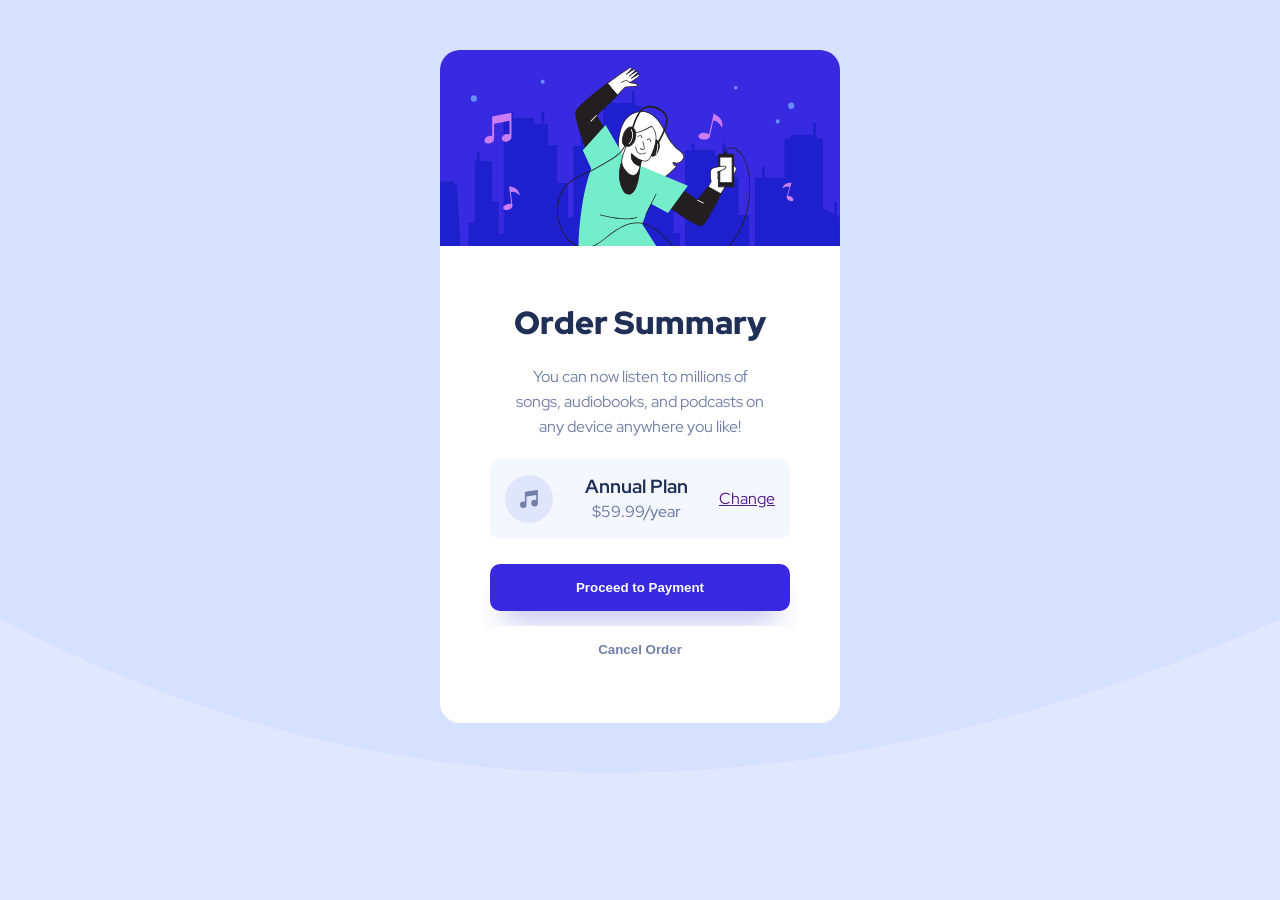
<file: 1905983_CSS_Week_5_Lab/index.html>
<!--Course: CIT2011-->
<!--Student ID: 1905983-->
<!--Assignment: UE1, Wednesdays @ 6pm-->

<!DOCTYPE html>
<html lang="en">
<head>
    <meta charset="UTF-8">
    <meta name="viewport" content="width=device-width, initial-scale=1.0">
    <title>Order Summary</title>
    <link rel="stylesheet" href="styles.css">
</head>
<body>
    <div class="summary">
        <img class="image" src="images/illustration-hero.svg" alt="Dancing Woman">
        <div class="container">
            <h2 class="title">Order Summary</h2>
            <p class="desc">You can now listen to millions of songs, audiobooks, and podcasts on any device anywhere you like!</p>
                <div class="plan">
                    <img class="icon" src="images/icon-music.svg" alt="music icon">
                    <div class="plan-desc"><h3>Annual Plan</h3>
                        <p class="planCost">$59.99/year</p>
                    </div>
                    <a href="">Change</a>
                </div>
            <button class="proceedBtn">Proceed to Payment</button>
            <button class="cancelBtn">Cancel Order</button>
        </div>
    </div>
    
    
</body>
</html>
</file>
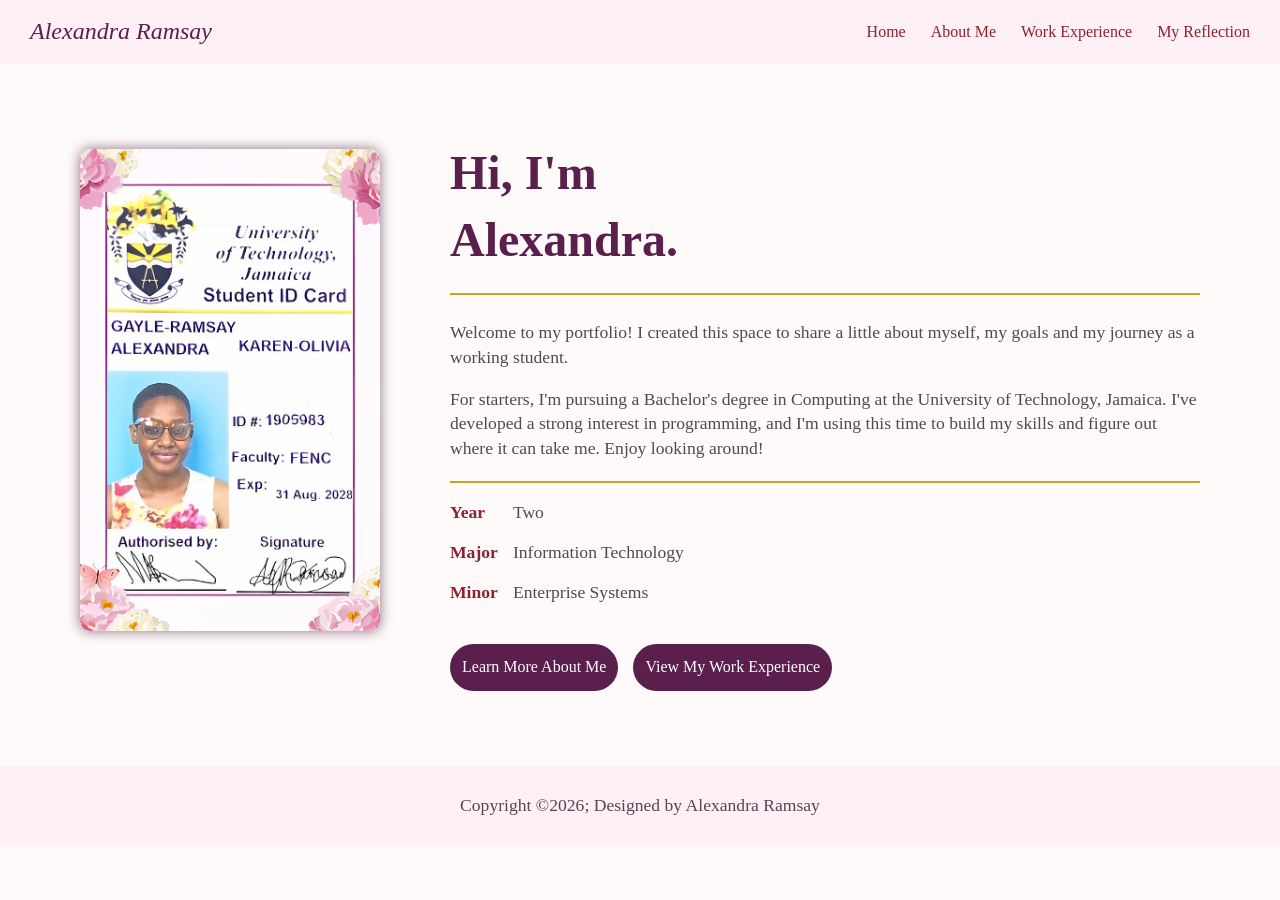
<file: 1905983_IA1_S1AY27/Codes/index.html>
<!DOCTYPE html>
<html lang="en">
<head>
    <meta charset="UTF-8">
    <meta name="viewport" content="width=device-width, initial-scale=1.0">
    <title>Alexandra's World</title>
    <link rel="stylesheet" href="../style.css">
</head>
<body>
    <nav class="navbar">
     <div class="logo">Alexandra Ramsay</div>
     <ul class="navtabs">
        <li><a href ="index.html">Home</a></li>
        <li><a href ="about.html">About Me</a></li>
        <li><a href ="experience.html">Work Experience</a></li>
        <li><a href ="reflection.html">My Reflection</a></li>
     </ul>
    </nav>

<main class="container">
    <div class="profile">
        <a href="mailto:canulu@utech.edu.jm?subject=CIT2011%20Web%20Portfolio%20for%20Alexandra%20Gayle-Ramsay%20-1905983">
            <img class="id" src="../Assets/stud_id.png" alt="Student ID">
        </a>

      <div class="intro">
         <h1>Hi, I'm<br>Alexandra.</h1>
         <p> Welcome to my portfolio! I created this space to share a little about myself, my goals and my journey as a working student.</p>
         <p id="p2">For starters, I'm pursuing a Bachelor's degree in Computing at the University of Technology, Jamaica. I've developed a strong interest in programming, and I'm using this time to build my skills and figure out where it can take me. Enjoy looking around!</p>
           <div class="course_info">   
              <div class="name">Year</div>
              <div class="value">Two</div>
              <div class="name">Major</div>
              <div class="value">Information Technology</div>
              <div class="name">Minor</div>
              <div class="value">Enterprise Systems</div>
           </div>

           <div class="button-box">  
                <a href="../Codes/about.html" class="button">Learn More About Me</a>

                <a href="../Codes/experience.html" class="button">View My Work Experience</a>
            </div>
      </div>
      
    </div>


</main>

<footer>
    <div class="footer_bottom">
        <p>Copyright &copy;2026; Designed by <span class="designer">Alexandra Ramsay</span></p>
    </div>
</footer>

</body>
</html>
</file>
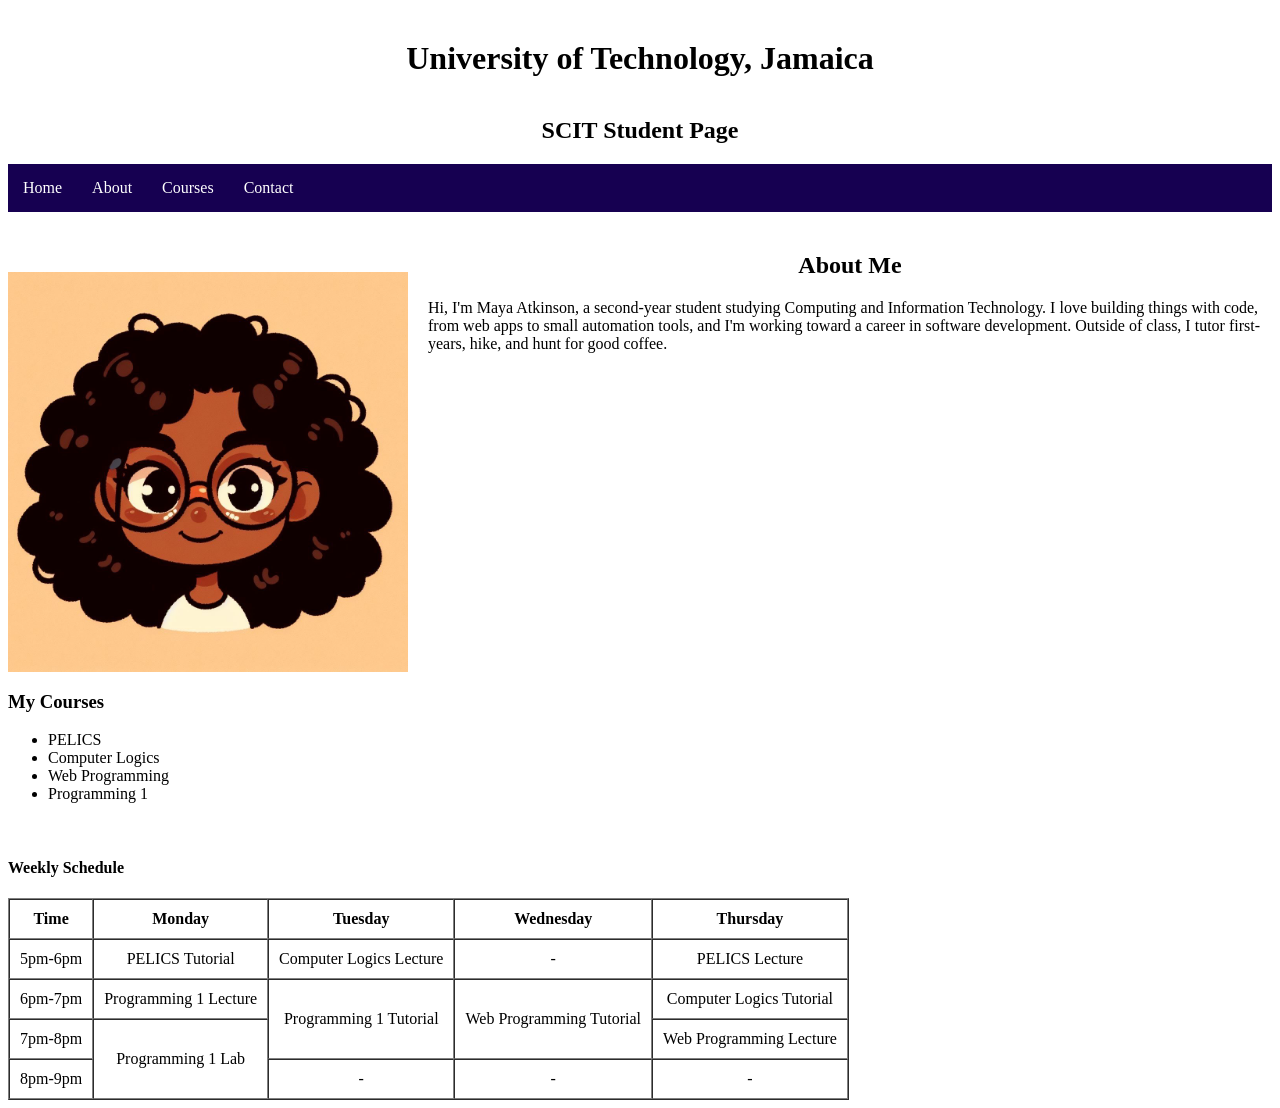
<file: 1905983_Lab Week 3/Practice_Web_Page copy.html>
<!--Course: CIT2011-->
<!--Student ID: 1905983-->
<!--Assignment: UE1, Wednesdays @ 6pm-->

<!DOCTYPE html>
<html lang="en">

<head>
    <meta charset="UTF-8">
    <meta name="viewport" content="width=device-width, initial-scale=1.0">
    <title>SCIT Student Page</title>

  <style>
    h1,
    h2 {
        text-align: center;
        margin-top: 40px;
    }

    .navbar ul {
        list-style-type: none;
        background-color: #160051;
        ;
        padding: 0px;
        margin: 0px;
        overflow: hidden;
    }

    .navbar a {
        color: white;
        text-decoration: none;
        padding: 15px;
        display: block;
        text-align: center;
    }

    .navbar a:hover {
        background-color: #5d6c89;

    }

    .navbar li {
        float: left;
    }
    img {
      width: 100%;
      max-width: 400px;
      height: auto;
      margin-top: 20px; 
      margin-right: 20px;
      float:left;
    }
    
    .table {text-align: center;
    }
  </style>
</head>
<body>
    <h1>University of Technology, Jamaica</h1>
    <h2>SCIT Student Page</h2>

    <nav class="navbar">
        <ul>
            <li><a href="">Home</a></li>
            <li><a href="">About</a></li>
            <li><a href="">Courses</a></li>
            <li><a href="">Contact</a></li>
        </ul>
    </nav>
      <div class="wrapper">
        <img src="img_student.jpg" alt="University Student" width="350" height="600">
        <div class="profile-text">
          <h2>About Me</h2>
          <p>Hi, I'm Maya Atkinson, a second-year student studying Computing and Information Technology. I love building things with code, from web apps to small automation tools, and I'm working toward a career in software development. Outside of class, I tutor first-years, hike, and hunt for good coffee.</p>
        </div>

        <div style="clear: both;"></div>

        <h3>My Courses</h3>

        <ul>
            <li>PELICS</li>
            <li>Computer Logics</li>
            <li>Web Programming</li>
            <li>Programming 1</li>
        </ul>
        <br>
        
        <h4> Weekly Schedule</h4>
        <table class="table" border="1" cellspacing= "0" cellpadding= "10">
            <tr>
                <th>Time</th>
                <th>Monday</th>
                <th>Tuesday</th>
                <th>Wednesday</th>
                <th>Thursday</th>
            </tr>
            <tr>
                <td>5pm-6pm</td>
                <td>PELICS Tutorial</td>
                <td>Computer Logics Lecture</td>
                <td>-</td>
                <td>PELICS Lecture</td>
            </tr>
            <tr>
                <td>6pm-7pm</td>
                <td>Programming 1 Lecture</td>
                <td rowspan="2">Programming 1 Tutorial</td>
                <td rowspan="2">Web Programming Tutorial</td>
                <td>Computer Logics Tutorial</td>
            </tr>
            
            <tr>
                <td>7pm-8pm</td>
                <td rowspan="2">Programming 1 Lab</td>
                <td>Web Programming Lecture</td>
            </tr>
            
            <tr>
                <td>8pm-9pm</td>
                <td>-</td>
                <td>-</td>
                <td>-</td>
            </tr>
        </table>
</body>

</html>
</file>
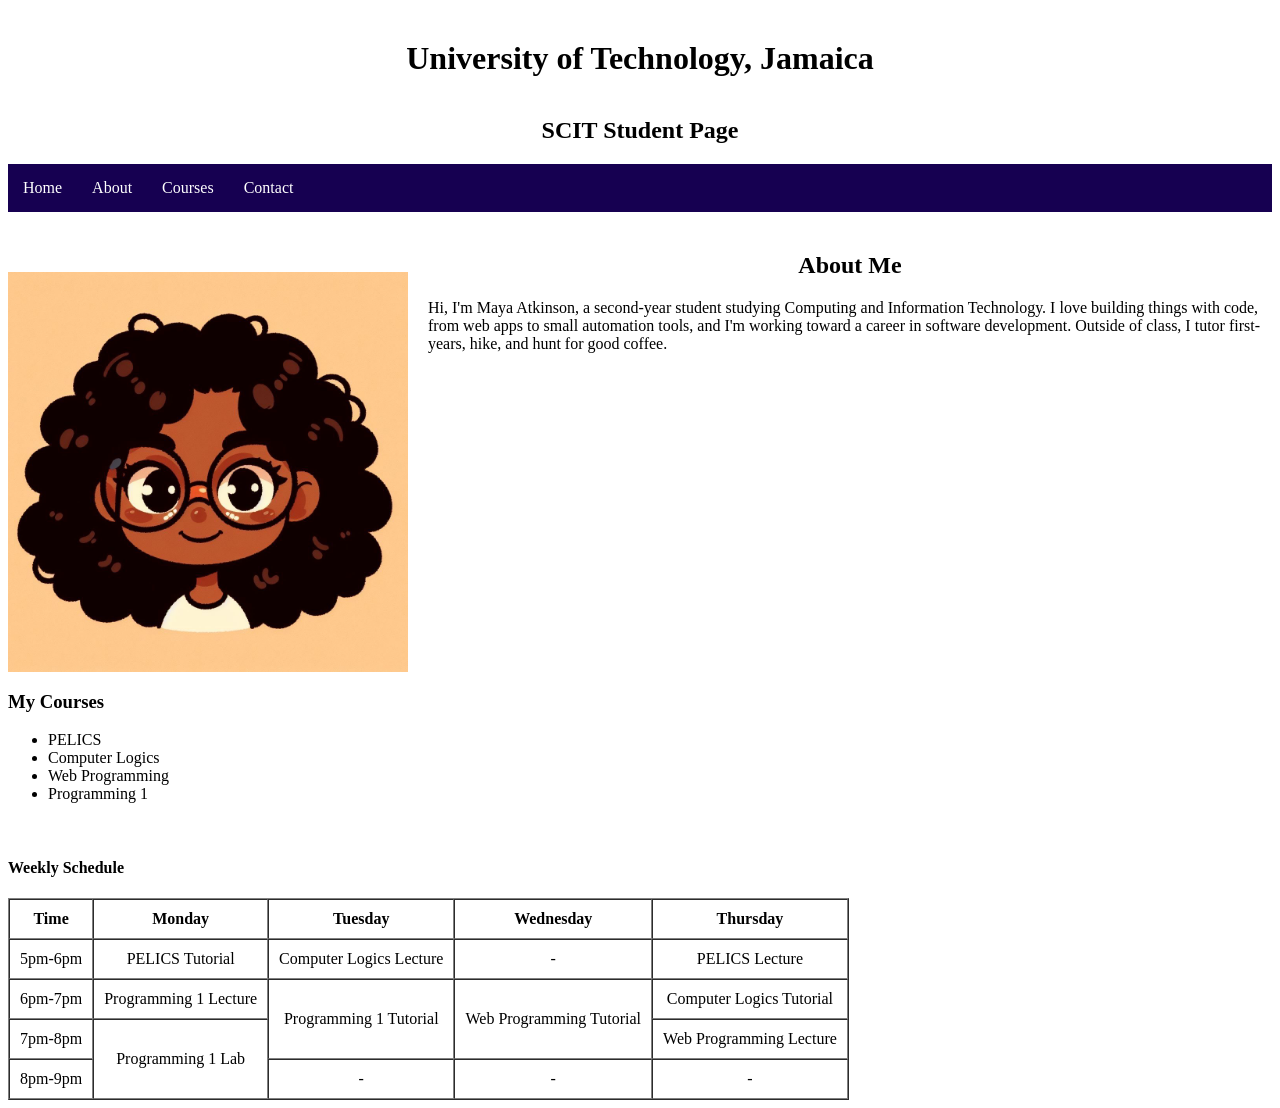
<file: 1905983_IA1_S1AY27/Assets/Practice_Web_Page.html>
<!DOCTYPE html>
<html lang="en">

<head>
    <meta charset="UTF-8">
    <meta name="viewport" content="width=device-width, initial-scale=1.0">
    <title>SCIT Student Page</title>

  <style>
    h1,
    h2 {
        text-align: center;
        margin-top: 40px;
    }

    .navbar ul {
        list-style-type: none;
        background-color: #160051;
        ;
        padding: 0px;
        margin: 0px;
        overflow: hidden;
    }

    .navbar a {
        color: white;
        text-decoration: none;
        padding: 15px;
        display: block;
        text-align: center;
    }

    .navbar a:hover {
        background-color: #5d6c89;

    }

    .navbar li {
        float: left;
    }
    img {
      width: 100%;
      max-width: 400px;
      height: auto;
      margin-top: 20px; 
      margin-right: 20px;
      float:left;
    }
    
    .table {text-align: center;
    }
  </style>
</head>
<body>
    <h1>University of Technology, Jamaica</h1>
    <h2>SCIT Student Page</h2>

    <nav class="navbar">
        <ul>
            <li><a href="">Home</a></li>
            <li><a href="">About</a></li>
            <li><a href="">Courses</a></li>
            <li><a href="">Contact</a></li>
        </ul>
    </nav>
      <div class="wrapper">
        <img src="img_student.jpg" alt="University Student" width="350" height="600">
        <div class="profile-text">
          <h2>About Me</h2>
          <p>Hi, I'm Maya Atkinson, a second-year student studying Computing and Information Technology. I love building things with code, from web apps to small automation tools, and I'm working toward a career in software development. Outside of class, I tutor first-years, hike, and hunt for good coffee.</p>
        </div>

        <div style="clear: both;"></div>

        <h3>My Courses</h3>

        <ul>
            <li>PELICS</li>
            <li>Computer Logics</li>
            <li>Web Programming</li>
            <li>Programming 1</li>
        </ul>
        <br>
        
        <h4> Weekly Schedule</h4>
        <table class="table" border="1" cellspacing= "0" cellpadding= "10">
            <tr>
                <th>Time</th>
                <th>Monday</th>
                <th>Tuesday</th>
                <th>Wednesday</th>
                <th>Thursday</th>
            </tr>
            <tr>
                <td>5pm-6pm</td>
                <td>PELICS Tutorial</td>
                <td>Computer Logics Lecture</td>
                <td>-</td>
                <td>PELICS Lecture</td>
            </tr>
            <tr>
                <td>6pm-7pm</td>
                <td>Programming 1 Lecture</td>
                <td rowspan="2">Programming 1 Tutorial</td>
                <td rowspan="2">Web Programming Tutorial</td>
                <td>Computer Logics Tutorial</td>
            </tr>
            
            <tr>
                <td>7pm-8pm</td>
                <td rowspan="2">Programming 1 Lab</td>
                <td>Web Programming Lecture</td>
            </tr>
            
            <tr>
                <td>8pm-9pm</td>
                <td>-</td>
                <td>-</td>
                <td>-</td>
            </tr>
        </table>
</body>

</html>
</file>
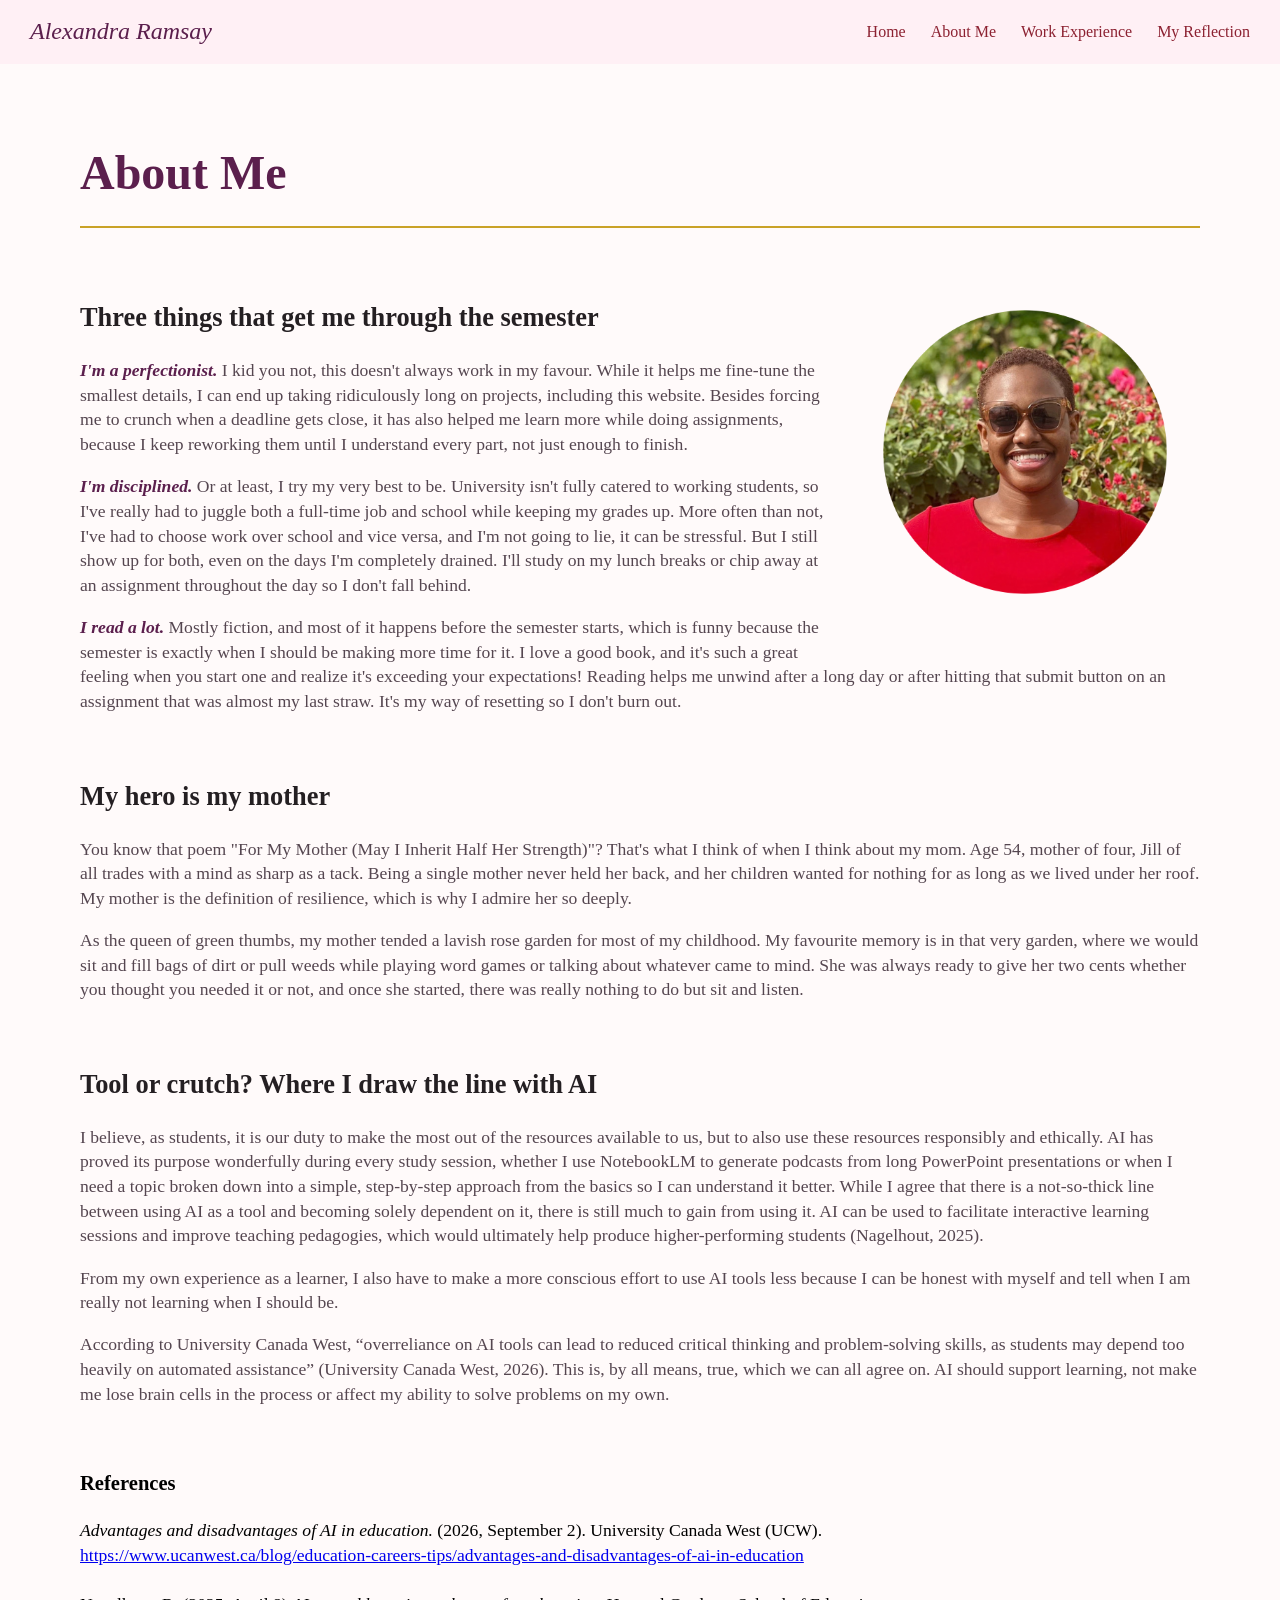
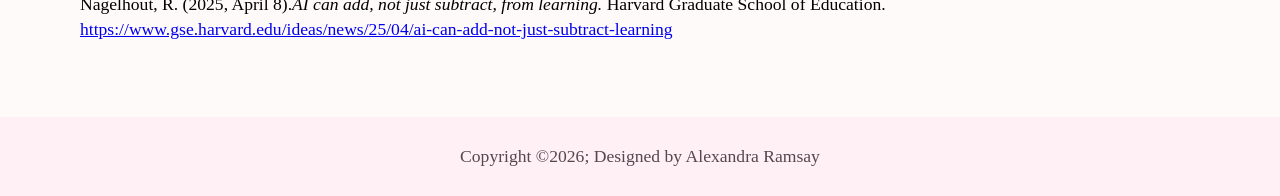
<file: 1905983_IA1_S1AY27/Codes/about.html>
<!DOCTYPE html>
<html lang="en">
<head>
    <meta charset="UTF-8">
    <meta name="viewport" content="width=device-width, initial-scale=1.0">
    <title>About Me</title>
    <link rel="stylesheet" href="../style.css">
</head>
<body>
    <nav class="navbar">
     <div class="logo">Alexandra Ramsay</div>
     <ul class="navtabs">
        <li><a href ="index.html">Home</a></li>
        <li><a href ="about.html">About Me</a></li>
        <li><a href ="experience.html">Work Experience</a></li>
        <li><a href ="reflection.html">My Reflection</a></li>
     </ul>
    </nav>
    
<main class="container">
    
    <h1 class="about-title">About Me</h1>
    <br>
    <img class="about-pic" src="../Assets/profile_pic.png" alt="Student Profile">

<section>
    <h2>Three things that get me through the semester</h2>

    <p>
      <span class="trait">I'm a perfectionist.</span>
      I kid you not, this doesn't always work in my favour. While it helps me fine-tune the smallest details, 
      I can end up taking ridiculously long on projects, including this website. 
      Besides forcing me to crunch when a deadline gets close, it has also helped me learn more while doing assignments, 
      because I keep reworking them until I understand every part, not just enough to finish.
    </p>

    <p>
      <span class="trait">I'm disciplined.</span>
      Or at least, I try my very best to be. University isn't fully catered to working students, so I've really had to 
      juggle both a full-time job and school while keeping my grades up. More often than not, I've had to choose work over school 
      and vice versa, and I'm not going to lie, it can be stressful. But I still show up for both, even on the days I'm completely 
      drained. I'll study on my lunch breaks or chip away at an assignment throughout the day so I don't fall behind.
   </p>

   <p>
      <span class="trait">I read a lot.</span>
       Mostly fiction, and most of it happens before the semester starts, which is funny because the semester is exactly when I should 
       be making more time for it. I love a good book, and it's such a great feeling when you start one and realize it's exceeding your 
       expectations! Reading helps me unwind after a long day or after hitting that submit button on an assignment that was almost my last straw.
       It's my way of resetting so I don't burn out.
   </p>
</section>
<br>
<section>
    <h2>My hero is my mother</h2>
    <p>You know that poem "For My Mother (May I Inherit Half Her Strength)"? That's what I think of
       when I think about my mom. Age 54, mother of four, Jill of all trades with a mind as sharp as a tack. Being a single mother never held her back, and 
       her children wanted for nothing for as long as we lived under her roof. My mother is the definition of resilience, which is why I admire her so deeply.
   </p>

    <p>As the queen of green thumbs, my mother tended a lavish rose garden for most of my childhood. My favourite memory is in that very garden, where we
        would sit and fill bags of dirt or pull weeds while playing word games or talking about whatever came to mind. She was always ready to give her two cents
        whether you thought you needed it or not, and once she started, there was really nothing to do but sit and listen.
    </p>
</section>
<br>
<section>
    <h2>Tool or crutch? Where I draw the line with AI</h2>

      <p>
        I believe, as students, it is our duty to make the most out of the resources available to us, but to also use these resources responsibly and ethically. AI has 
        proved its purpose wonderfully during every study session, whether I use NotebookLM to generate podcasts from long PowerPoint presentations or when I need a topic 
        broken down into a simple, step-by-step approach from the basics so I can understand it better. While I agree that there is a not-so-thick line between using AI as 
        a tool and becoming solely dependent on it, there is still much to gain from using it. AI can be used to facilitate interactive learning sessions and improve teaching 
        pedagogies, which would ultimately help produce higher-performing students (Nagelhout, 2025).
      </p>

      <p>
        From my own experience as a learner, I also have to make a more conscious effort to use AI tools less because I can be honest with myself and tell when I am really not 
        learning when I should be.
      </p>

      <p>
        According to University Canada West, “overreliance on AI tools can lead to reduced critical thinking and problem-solving skills, as students may depend too heavily on 
        automated assistance” (University Canada West, 2026). This is, by all means, true, which we can all agree on. AI should support learning, not make me lose brain cells in 
        the process or affect my ability to solve problems on my own.
      </p>
      <br>
</section>

      <div class="refs">
            <p>
                <h3>References</h3>
                <em>Advantages and disadvantages of AI in education.</em> (2026, September 2). University Canada West (UCW).<br>
                <a href="https://www.ucanwest.ca/blog/education-careers-tips/advantages-and-disadvantages-of-ai-in-education">https://www.ucanwest.ca/blog/education-careers-tips/advantages-and-disadvantages-of-ai-in-education
                </a>

                <br>
                <br>

                Nagelhout, R. (2025, April 8).<em>AI can add, not just subtract, from learning.</em> Harvard Graduate School of Education. 
                <a href="https://www.gse.harvard.edu/ideas/news/25/04/ai-can-add-not-just-subtract-learning">https://www.gse.harvard.edu/ideas/news/25/04/ai-can-add-not-just-subtract-learning</a>
        
      
        </div>


</main>

<footer>
    <div class="footer_bottom">
        <p>Copyright &copy;2026; Designed by <span class="designer">Alexandra Ramsay</span></p>
    </div>
</footer>

</body>
</html>
</file>
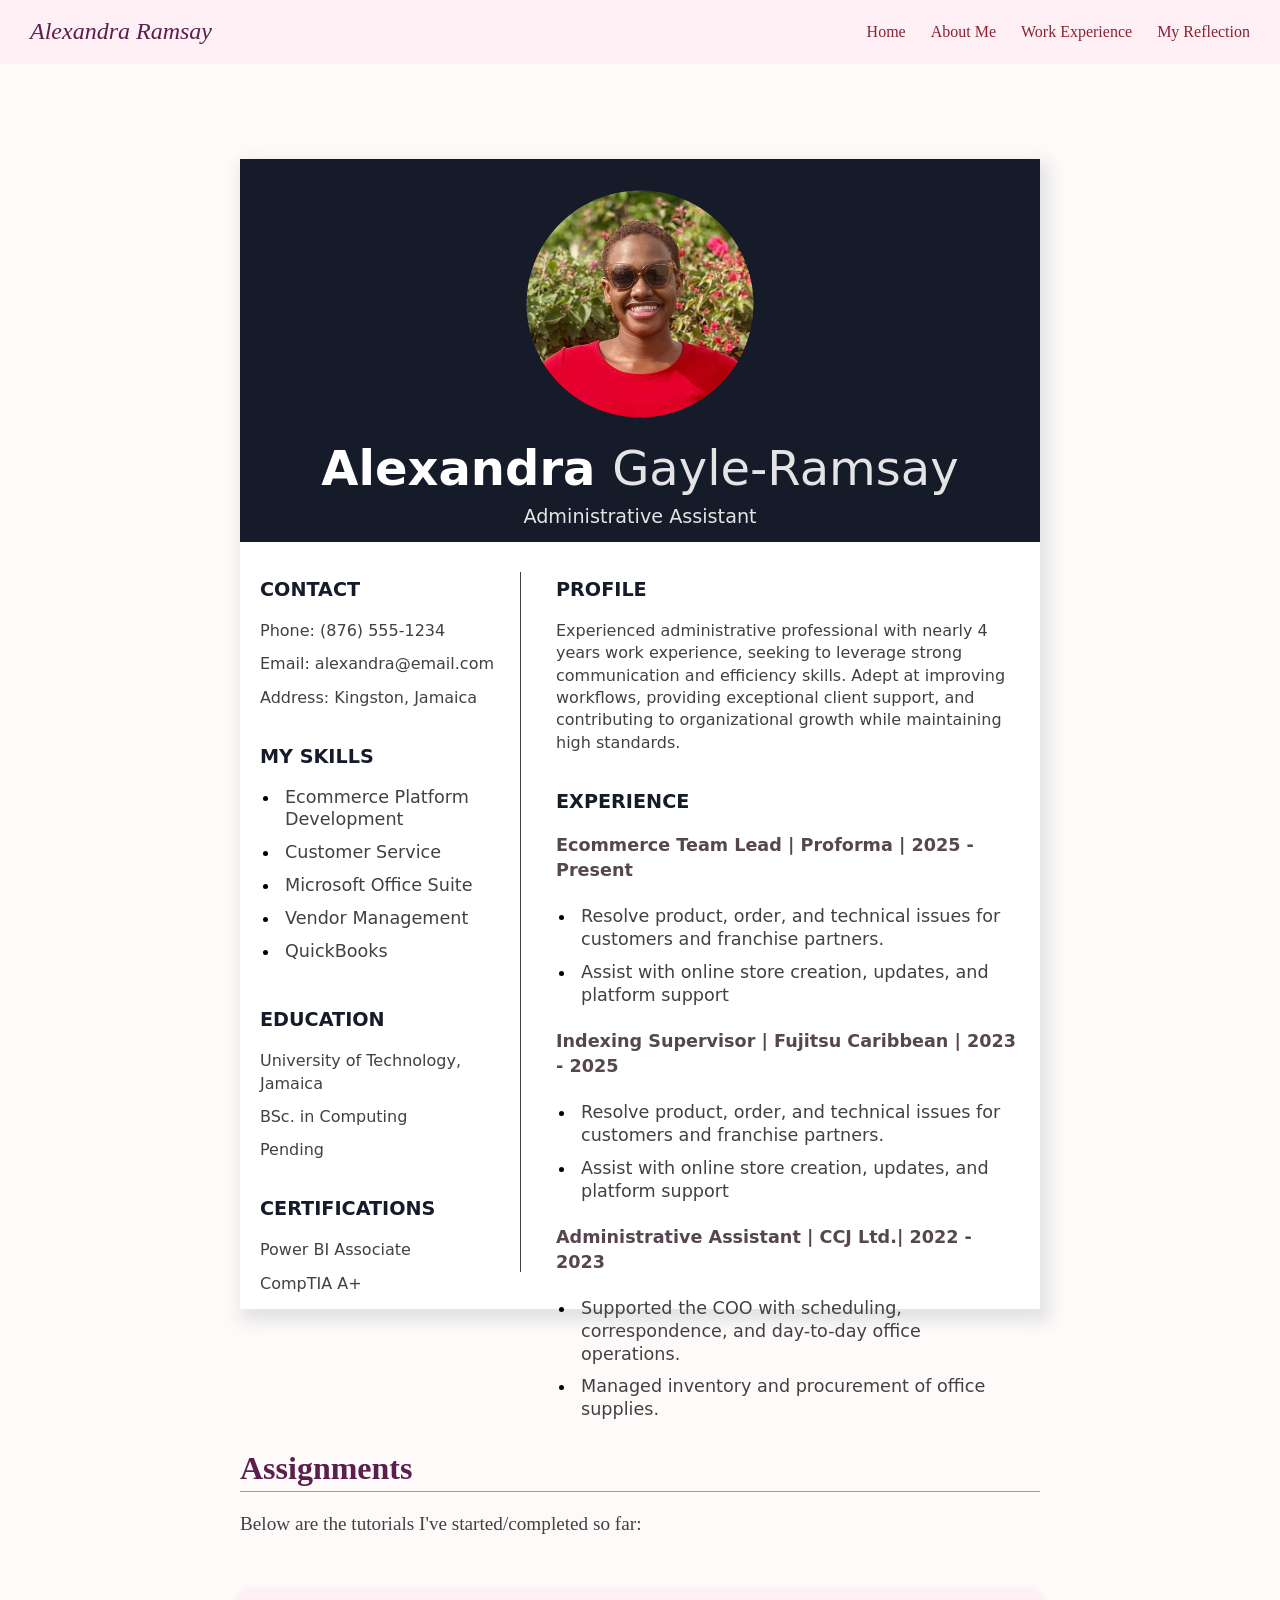
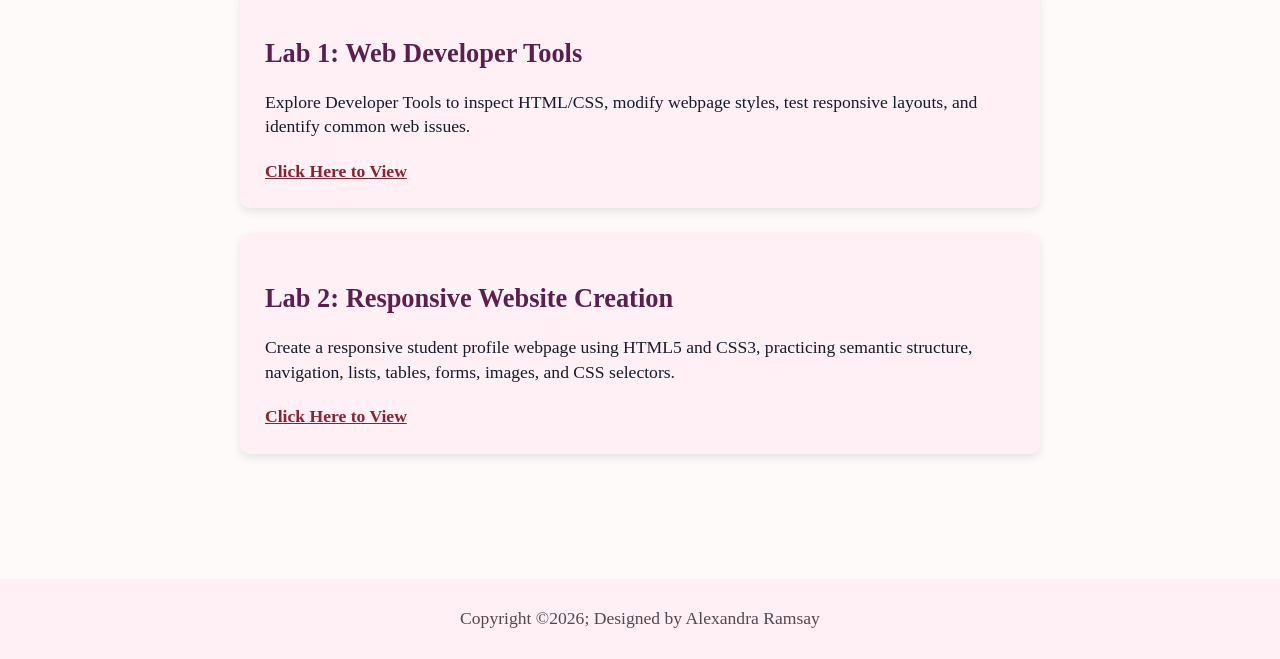
<file: 1905983_IA1_S1AY27/Codes/experience.html>
<!DOCTYPE html>
<html lang="en">
<head>
    <meta charset="UTF-8">
    <meta name="viewport" content="width=device-width, initial-scale=1.0">
    <title>My Work Experience</title>
    <link rel="stylesheet" href="../style.css">
</head>
<body>
    <nav class="navbar">
        <div class="logo">Alexandra Ramsay</div>
        <ul class="navtabs">
            <li><a href="index.html">Home</a></li>
            <li><a href="about.html">About Me</a></li>
            <li><a href="experience.html">Work Experience</a></li>
            <li><a href="reflection.html">My Reflection</a></li>
        </ul>
    </nav>

<main class="container">
    
    <div class="resume_container">
        <div class="header">
            <img src="../Assets/profile_pic.png" class="resume_pic" alt="Profile Picture">
            <p class="p1">Alexandra <span>Gayle-Ramsay</span></p>
            <p class="p2">Administrative Assistant</p>
        </div>

        <div class="column1">
        <div class="content_box">
            <p class="head">Contact</p>
            <p class="p3">Phone: (876) 555-1234</p>
            <p class="p3">Email: alexandra@email.com</p>
            <p class="p3">Address: Kingston, Jamaica</p>
            
            <br>

            <p class="head">My Skills</p>
                <ul class="skills">
                    <li><span>Ecommerce Platform Development</span></li>
                    <li><span>Customer Service</span></li>
                    <li><span>Microsoft Office Suite</span></li>
                    <li><span>Vendor Management</span></li>
                    <li><span>QuickBooks</span></li>
                </ul>
            
            <br>

             <p class="head">Education</p>
            <p class="p3">University of Technology, Jamaica</p>
            <p class="p3">BSc. in Computing</p>
            <p class="p3">Pending</p>
            
            <br>

            <p class="head">Certifications</p>
            <p class="p3">Power BI Associate</p>
            <p class="p3">CompTIA A+</p>

        </div>
        </div>

        <div class="line"></div>

        <div class="column2">
        <div class="content_box">
            <p class="head">Profile</p>
            <p class="p3">
                Experienced administrative professional with nearly 4 years work experience, seeking to leverage 
                strong communication and efficiency skills. Adept at improving workflows, providing exceptional client support, 
                and contributing to organizational growth while maintaining high standards.
            </p>
            
            <br>

            <p class="head">Experience</p>
                    
            <p class="title">Ecommerce Team Lead | Proforma | 2025 - Present</p>

                <ul class="exp">
                    <li><span>Resolve product, order, and technical issues for customers and franchise partners.</span></li>
                    <li><span>Assist with online store creation, updates, and platform support</span></li>
                </ul>

            <p class="title">Indexing Supervisor | Fujitsu Caribbean | 2023 - 2025</p>
                
                <ul class="exp">
                    <li><span>Resolve product, order, and technical issues for customers and franchise partners.</span></li>
                    <li><span>Assist with online store creation, updates, and platform support</span></li>
                </ul>
                    
            <p class="title">Administrative Assistant | CCJ Ltd.| 2022 - 2023</p>
                <ul class="exp">
                    <li><span>Supported the COO with scheduling, correspondence, and day-to-day office operations.</span></li>
                    <li><span>Managed inventory and procurement of office supplies.</span></li>
                </ul>

               
                </div>
            </div>
        </div>

    <div class="projects_section">
    <h2>Assignments</h2>
    <p>Below are the tutorials I've started/completed so far:</p>
    </div>

    <div class="card_container">
        <div class= "card">
            <div class="card_content">
                <h2>Lab 1: Web Developer Tools</h2>
                <p>Explore Developer Tools to inspect HTML/CSS, modify webpage styles, 
                   test responsive layouts, and identify common web issues.
                </p>
                <a href="" class="read_more">Click Here to View</a>
            </div>
        </div>
        <div class= "card">
            <div class="card_content">
                <h2>Lab 2: Responsive Website Creation</h2>
                <p>Create a responsive student profile
                    webpage using HTML5 and CSS3, practicing semantic structure, navigation, lists, tables, forms, images, and CSS selectors.
                 </p>
                 <a href="../Assets/Practice_Web_Page.html" class="read_more">Click Here to View</a>
            </div>

        </div>
    </div>
</main>  

<footer>
    <div class="footer_bottom">
        <p>Copyright &copy;2026; Designed by <span class="designer">Alexandra Ramsay</span></p>
    </div>
</footer>

</body>
</html>
</file>
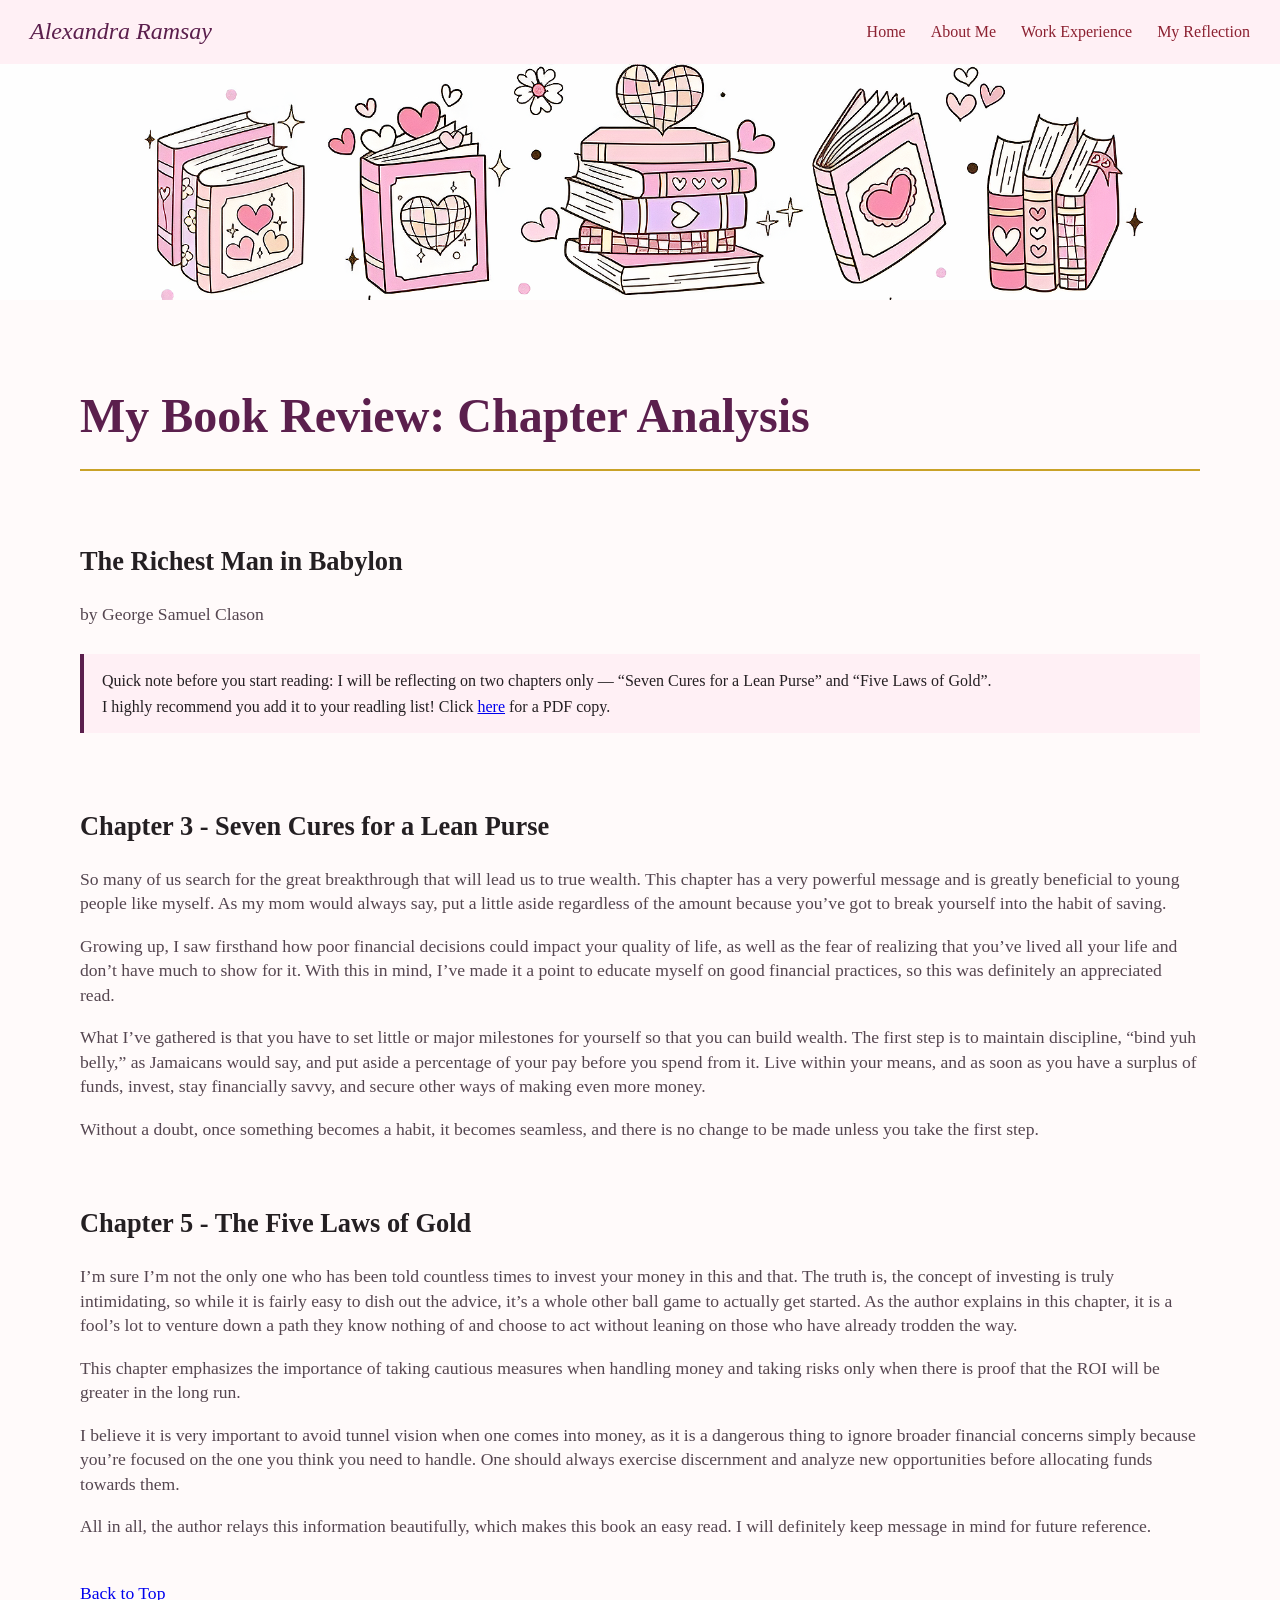
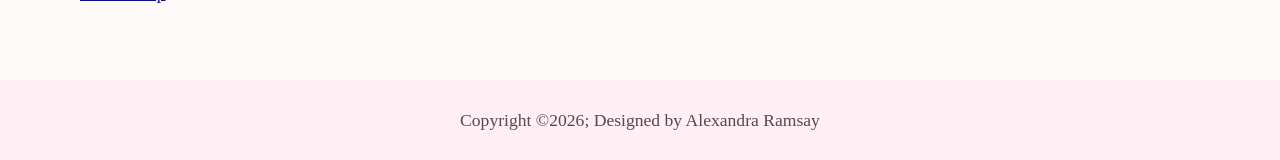
<file: 1905983_IA1_S1AY27/Codes/reflection.html>
<!DOCTYPE html>
<html lang="en">
<head>
    <meta charset="UTF-8">
    <meta name="viewport" content="width=device-width, initial-scale=1.0">
    <title>My Reflection</title>
    <link rel="stylesheet" href="../style.css">
</head>
<body>
    <nav class="navbar">
     <div class="logo">Alexandra Ramsay</div>
     <ul class="navtabs">
        <li><a href ="index.html">Home</a></li>
        <li><a href ="about.html">About Me</a></li>
        <li><a href ="experience.html">Work Experience</a></li>
        <li><a href ="reflection.html">My Reflection</a></li>
     </ul>
    </nav>

    <div class="banner_area">
        <img class="banner_image" src="../Assets/banner_img.png" alt="Banner Image">
    </div>

<main class="container">

    <section class="book-review">
    <h1 id="page-top">My Book Review: Chapter Analysis</h1>
    <br>
        <div class="book-intro">
            <h2>The Richest Man in Babylon</h2>
            <p>by George Samuel Clason</p>
            
        <div>
            <p class="note">Quick note before you start reading: I will be reflecting on two chapters only —
            “Seven Cures for a Lean Purse” and “Five Laws of Gold”.<br>
            I highly recommend you add it to your readling list! Click <a 
            href =" https://icrrd.com/public/media/16-05-2021-070111The-Richest-Man-in-Babylon.pdf">here</a> for a PDF copy.
            </p>    
        </div>

        </div>
        <br>
        <div>
            <h2>Chapter 3 - Seven Cures for a Lean Purse</h2>
            <p>So many of us search for the great breakthrough that will lead us to true wealth. This chapter has a very powerful message and 
            is greatly beneficial to young people like myself. As my mom would always say, put a little aside regardless of the amount because you’ve 
            got to break yourself into the habit of saving.</p>

            <p>Growing up, I saw firsthand how poor financial decisions could impact your quality of life, as well as the fear of realizing that you’ve lived 
            all your life and don’t have much to show for it. With this in mind, I’ve made it a point to educate myself on good financial practices, so this was 
            definitely an appreciated read.</p>

            <p>What I’ve gathered is that you have to set little or major milestones for yourself so that you can build wealth. The first step is to maintain discipline, 
            “bind yuh belly,” as Jamaicans would say, and put aside a percentage of your pay before you spend from it. Live within your means, and as soon as you have a surplus 
            of funds, invest, stay financially savvy, and secure other ways of making even more money.</p>

            <p>Without a doubt, once something becomes a habit, it becomes seamless, and there is no change to be made unless you take the first step. </p>
        </div>
        <br>
        <div>
            <h2>Chapter 5 - The Five Laws of Gold</h2>
            <p>I’m sure I’m not the only one who has been told countless times to invest your money in this and that. The truth is, the concept of investing is truly intimidating, 
            so while it is fairly easy to dish out the advice, it’s a whole other ball game to actually get started. As the author explains in this chapter, it is a fool’s lot to 
            venture down a path they know nothing of and choose to act without leaning on those who have already trodden the way.</p>

            <p>This chapter emphasizes the importance of taking cautious measures when handling money and taking risks only when there is proof that the ROI will be greater in the long run.</p>

            <p>I believe it is very important to avoid tunnel vision when one comes into money, as it is a dangerous thing to ignore broader financial concerns simply because you’re focused on the 
                one you think you need to handle. One should always exercise discernment and analyze new opportunities before allocating funds towards them.</p>

            <p>All in all, the author relays this information beautifully, which makes this book an easy read. I will definitely keep message in mind for future reference.</p>
        </div>
</section>
<br>
<a href="#page-top">Back to Top</a>
    
</main>

<footer>
    <div class="footer_bottom">
        <p>Copyright &copy;2026; Designed by <span class="designer">Alexandra Ramsay</span></p>
    </div>
</footer>

</body>
</html>
</file>
<file: 1905983_CSS_Week_5_Lab/styles.css>
@import url('https://fonts.googleapis.com/css2?family=Red+Hat+Display:ital,wght@0,300..900;1,300..900&display=swap');

:root {
  --White: hwb(0 100% 0%);
  --Pale-blue: hsl(225, 100%, 94%); /*background*/
  --Bright-blue: hsl(245, 75%, 52%); /*button*/
  --Very-pale-blue: hsl(225, 100%, 98%); /* annual plan area */
  --Desaturated-blue: hsl(224, 23%, 55%); /* para, $$, cancelOrderBtn */
  --Dark-blue: hsl(223, 47%, 23%); /* AnnualPLanTxt, OrderSummaryTxt */
  --fw1: 500;
  --fw2: 700;
  --fw3: 900;
  --fsize1: 1rem; /*paragraph*/
  --fsize2: 2rem; /*title*/
  --hvr-clr: rgb(105, 101, 228);
}

* {
    margin: 0;
    padding: 0;
    box-sizing: border-box;
}

body {
    background-image: url(images/pattern-background-desktop.svg);
    background-color: var(--Pale-blue);
    background-repeat: no-repeat;
    background-size: cover;
    font-family: "Red Hat Display", sans-serif;
}

.summary {
    width: 100%;
    max-width: 400px;
    background-color: var(--White);
    border-radius:20px;
    color: var(--Desaturated-blue);
    margin: 50px auto;
    overflow:hidden;
}

.image {
    width: 100%;
}

.container { 
    margin: 30px;
    text-align: center;
    padding: 20px;
}

.title {
    font-weight: var(--fw3);
    color: var(--Dark-blue);
    font-size: var(--fsize2);
}

.desc {
    font-size: var(--fsize1);
    padding: 20px;
    line-height: 25px;
}

.plan{
    font-size: var(--fsize1);
    background-color: var(--Very-pale-blue);
    border-radius: 10px;
    padding: 15px;
    display: flex;
    flex-direction: row;
    flex-wrap: wrap;
    justify-content: space-between;
    align-items: center;
}
.plan-desc{
    font-weight: var(--fw1);
    color: var(--Dark-blue);
    line-height: 25px;
}

.planCost{
    color: var(--Desaturated-blue);
}

.plan a:hover{
    text-decoration: none;
    color: var(--hvr-clr);
    font-weight: var(--fw2);
}

button {
    border: none;
    border-radius: 10px;
    width: 100%;
    padding: 1rem;
    font-weight: var(--fw2);
    cursor: pointer;
}

.proceedBtn{
    background-color: var(--Bright-blue);
    color: var(--White);
    box-shadow: 0 20px 30px -15px rgb(156, 153, 226);
    margin-top: 25px;
}

.proceedBtn:hover{
    background-color: var(--hvr-clr);
}

.cancelBtn{
    background-color: var(--White);
    color: var(--Desaturated-blue);
    margin-top: 15px;
}

.cancelBtn:hover {
    color: var(--Dark-blue);
}    

@media (max-width: 375px) {
    body{
        background-image: url(images/pattern-background-mobile.svg);
    }

}
</file>
<file: 1905983_IA1_S1AY27/style.css>
*, *::before, *::after { box-sizing: border-box;}

:root {
      --main-font: Georgia, serif;
      --resume-font: system-ui, -apple-system, BlinkMacSystemFont, 'Segoe UI', Roboto, Oxygen, Ubuntu, Cantarell, 'Open Sans', 'Helvetica Neue', sans-serif;

      --fw-bold: 700;
      --fw-light: 300;
      --size-body: 1.1rem;
      --size-logo: 1.5rem;
      --size-nav: 1rem;
      --size-h1: 3rem;
      --size-h2: 2rem;
      --size-h4: 1.2rem;
      --lh-body: 1.4;
      --lh-main:1.6;

      --snow:#fffafa;
      --lavender-blush:#fff0f5;
      --dark-plum: #5B1F4D;
      --maroon:#8C2131;
      --greyish-plum: #554650;
      --shadow-clr: #85707f;
      --hover-clr: #9d959b;
      --gold: #c9a227;
      --white: #fff;
      --charcoal: #241F22;
      --grey: #e4e4e4;
      --darkgrey: #424141;
      --navy:#151b29;
}

body {
    margin: 0;
    font-family: var(--main-font);
    font-size: var(--size-body);
    background-color: var(--snow);
    min-width: 320px;
    line-height: var(--lh-body);
}

.container {
    max-width: 1200px;
    margin: 60px auto;
    padding: 15px 40px;
    box-sizing: border-box;
}

/* Navigation Bar */
.navbar {
    display: flex;
    flex-wrap: wrap;
    justify-content: space-between;
    align-items: center;
    gap: 10px 20px;
    padding: 15px 30px;
    background-color: var(--lavender-blush);
    color: var(--dark-plum);
}

.navtabs {
    list-style-type: none;
    display: flex;
    flex-wrap: wrap;
    gap: 25px;
    margin: 0;
    padding: 0;   
    font-size: var(--size-nav);
}

.navtabs a {
    color: var(--maroon);
    text-decoration: none;
} 

.navtabs a:hover {
    text-decoration: underline;
} 

/* Page 1 - Home */
.logo {
    font-style: italic;
    font-size: var(--size-logo);
}

.profile {
    display: flex;  
    align-items: flex-start;
    gap: 70px;
    flex-wrap: wrap;
}

.id {
     width: 300px;
     max-width: 100%;  
     flex-shrink:0;
     border-radius: 10px;
     box-shadow: 0 0 13px var(--shadow-clr);
     margin-top: 10px;
}

.intro {
    flex: 1;
    min-width: 300px;
}

.intro h1 {
    color: var(--dark-plum);
    font-size: var(--size-h1);
    margin: 0 0 25px;
}

p {
    color: var(--greyish-plum);
}

#p2 {
    border-bottom: 2px solid var(--gold);
    padding-bottom: 20px;
}

.course_info {
    display: grid;
    grid-template-columns: max-content 1fr;
    gap: 15px;  
}

.name {
    color: var(--maroon);
    font-weight: var(--fw-bold);
}

.value {
    font-weight: var(--fw-light);
    color:var(--greyish-plum);
}

.button-box {
    display: flex;
    gap: 15px;
    margin-top: 40px;
    flex-wrap: wrap;
}

.button {
    color: var(--white);
    background-color: var(--dark-plum);
    font-size: var(--size-nav);
    text-decoration: none;
    border-radius: 25px;
    padding: 12px;
    transition: background-color 0.2s ease;
}

.button:hover {
    color: var(--hover-clr);
}

/* Page 2 - About Me */
.about-pic {
  float: right;
  width: 350px;
  height: 350px;
  object-fit:cover;
  margin: 0 0 15px 25px;
  border-radius: 50%;
}

.container h1 {
    color:var(--dark-plum);
    font-size: var(--size-h1);
    margin: 0 0 25px;
    border-bottom: 2px solid var(--gold);
    padding-bottom: 20px;
}

.trait {
    color: var(--dark-plum);
    font-style: italic;
    font-weight: var(--fw-bold);
}

.container h2 {
    font-family: var(--main-font);
    color: var(--charcoal);
}

/* Page 3 - Professional Page */

.resume_container {
    min-height: 1150px;
    width: 800px;
    background-color: var(--white);
    box-shadow: 5px 8px 15px 5px var(--grey);
    margin: 20px auto;
    font-family: var(--resume-font);
}

.header {
    background-color: var(--navy);
    text-align: center;
    padding: 20px;
}

.resume_pic {
    width: 280px;
    height: 250px;
    border-radius: 50%;
    object-fit: cover;
}

.p1 { 
    color: var(--white);
    font-size: var(--size-h1);
    font-weight: var(--fw-bold);
    margin: 0 auto;
}

.p1 span {
    font-weight: 100;
    color: var(--grey);
}

.p2 {
    font-size: var(--size-h4);
    color: var(--grey); 
    margin: 0px;
    margin-top: 10px;
    line-height: 0.5;
}

.p3 {
    font-size: var(--size-nav);
    color: var(--darkgrey);
    margin-bottom: -5px;
}

.column1 {
    width: 35%;
    float: left;
}

.column2 {
    width: 63%;
    float: left;
}

.line {
    border-left: 1px solid var(--darkgrey);
    min-height: 700px;
    width: 2%;
    margin-top: 30px;
    float: left;
}

.content_box {
    padding: 20px;
}

.head{
    font-size: var(--size-h4);
    text-transform: uppercase;
    font-weight: var(--fw-bold);
    margin: 15px 0 10px 0;
    color: var(--navy);
}

.skills, .exp {
    margin: 0 0 0 -20px;
}

.skills li, .exp li{
    padding: 5px;
    line-height: 1.3;
}

.skills li span, .exp li span{
    color: var(--darkgrey);
}

.title {
    font-weight: var(--fw-bold);
    line-height: var(--lh-body);
}   

/* Lab Cards */

.projects_section {
    max-width: 800px;
    margin: auto;
    padding-top: 50px;
}

.projects_section h2 {
    color: var(--dark-plum);
    font-size: var(--size-h2);
    margin-bottom: 15px;
    border-bottom: 1.5px solid var(--gold);
}

.projects_section p {
    color: var(--darkgrey);
    font-size: var(--size-h4);
}

.card_container {
    display: flex;
    flex-direction: column; 
    max-width: 800px;
    margin: 50px auto;
    gap: 25px;
}

.card {
    width: 100%;
    background-color: var(--lavender-blush);
    border-radius: 10px;
    box-shadow: 0 4px 8px var(--grey);
    padding: 25px;
}

.card_content h2 {
    font-family: var(--main-font);
    margin-bottom: 10px;
    color: var(--dark-plum);
    text-align: left;
}

.card_content p {
    margin-bottom: 20px;
    color: var(--navy);
    text-align: left;
}

.card_content .read_more {
    text-decoration: underline;
    color: var(--maroon);
    font-weight: var(--fw-bold);
}

/* Page 4 - My Reflection */

.banner_area {
    width: 100%;
    height: auto;
    position: relative;
}
.banner_image {
    width: 100%;
    height: auto;
    object-fit: cover;
}

.note {
    color: var(--charcoal);
    font-size: var(--size-nav);
    line-height: var(--lh-main);
    background: var(--lavender-blush);
    border-left: 4px solid var(--dark-plum);
    padding: 14px 18px;
    margin: 28px 0;
}

.footer {
    color: var(--dark-plum);
    width: 100%;
    position: absolute;
}

.footer_bottom {
    text-align: center;
    font: var(--size-h4);
    background-color: var(--lavender-blush);
    padding: 10px;
}
@media only screen and (max-width: 768px) {
:root {
--size-logo: 1.2rem;
--size-nav: 0.875rem;
--size-h1: 2rem;
--size-h2: 1.5rem;
}

.navbar {
padding: 10px 15px;
}

.navtabs {
gap: 6px 16px;
}

.container{
  margin: 30px auto;
  padding: 0 20px;
}

.profile {
gap: 30px;
}

.about-pic {
float:none;
display:block;
width: 250px;
height: 250px;
margin: 0 auto 25px;
}

.resume_container {
    display: flex;
    flex-direction: column;
    width: 100%;           
    min-height: auto;     
    }

.column1, .column2, .line {
    width: 100%;
    float: none;
}

.line {
    border-left: none;
    border-top: 1px solid var(--darkgrey);
    height: auto;
    min-height: 0;
    margin: 15px 0;
}

.header {
    padding: 15px;
}
 
.resume_pic {
    width: 120px;
    height: 120px;
}
 
.p1, .p2, .p3, .head {
    font-size: var(--size-nav);
}

.content_box {
padding: 15px;
}

.banner_area {
    width: 100%;
    height: auto;
}
.banner_image {
    width: 100%;
    height: auto;
    display: block;
}

}
</file>
